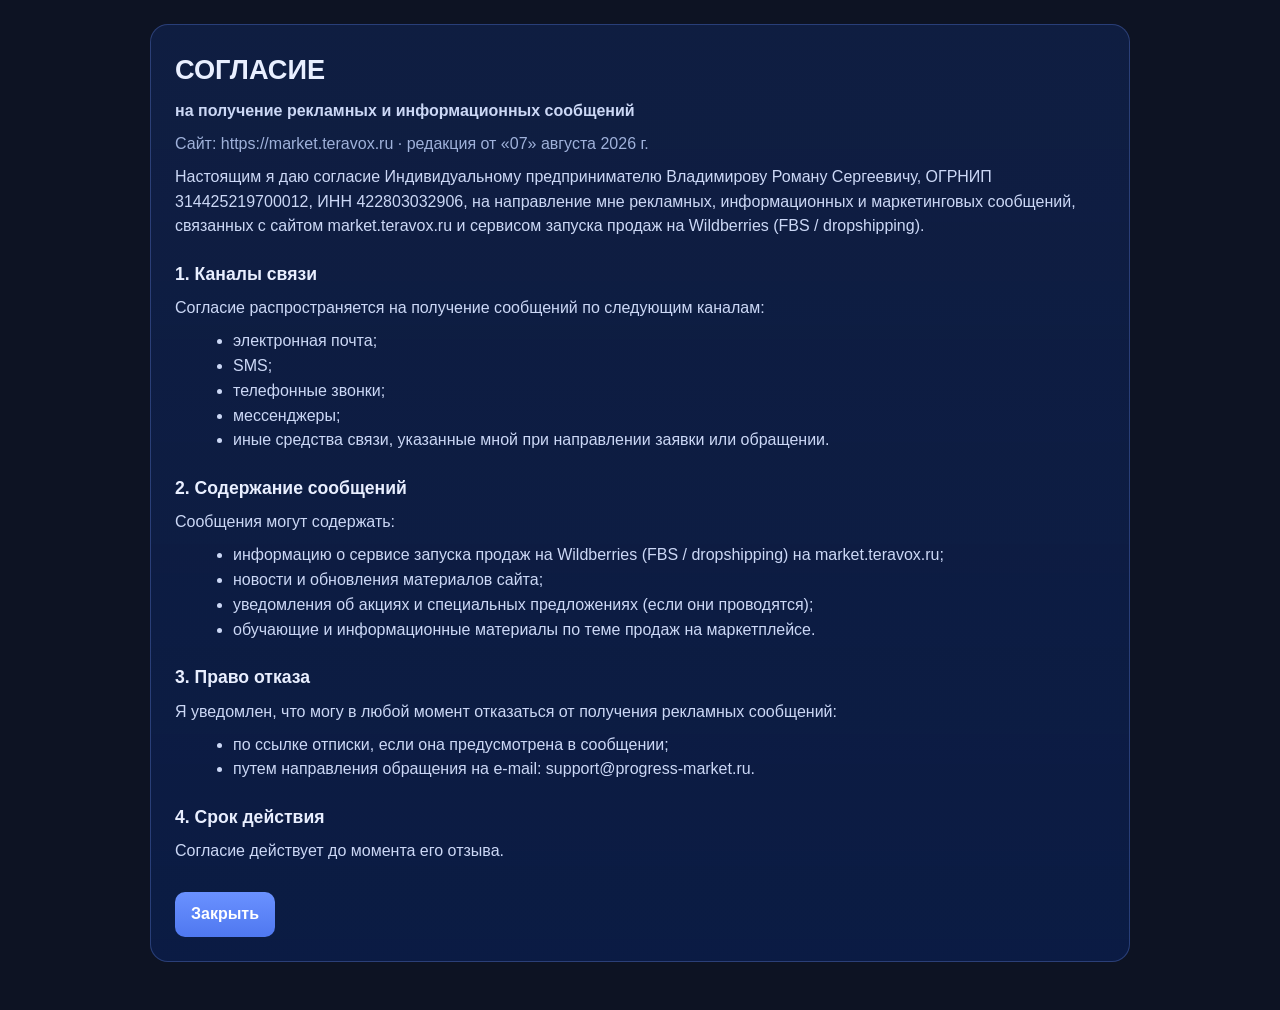
<file: marketing-consent.html>
<!doctype html>
<html lang="ru">
<head>
  <meta charset="UTF-8">
  <meta name="viewport" content="width=device-width, initial-scale=1.0">
  <title>Согласие на рекламные рассылки — market.teravox.ru</title>
  <meta name="description" content="Согласие на получение рекламных и информационных сообщений от оператора сайта market.teravox.ru.">
  <link rel="canonical" href="https://market.teravox.ru/marketing-consent.html">
  <link rel="stylesheet" href="legal.css?v=2026.08.07.01">
</head>
<body>
  <main class="wrap">
    <article class="card">
      <h1>СОГЛАСИЕ</h1>
      <p><strong>на получение рекламных и информационных сообщений</strong></p>
      <p class="muted">Сайт: https://market.teravox.ru · редакция от «07» августа 2026 г.</p>

      <p>Настоящим я даю согласие Индивидуальному предпринимателю Владимирову Роману Сергеевичу, ОГРНИП 314425219700012, ИНН 422803032906, на направление мне рекламных, информационных и маркетинговых сообщений, связанных с сайтом market.teravox.ru и сервисом запуска продаж на Wildberries (FBS / dropshipping).</p>

      <h2>1. Каналы связи</h2>
      <p>Согласие распространяется на получение сообщений по следующим каналам:</p>
      <ul>
        <li>электронная почта;</li>
        <li>SMS;</li>
        <li>телефонные звонки;</li>
        <li>мессенджеры;</li>
        <li>иные средства связи, указанные мной при направлении заявки или обращении.</li>
      </ul>

      <h2>2. Содержание сообщений</h2>
      <p>Сообщения могут содержать:</p>
      <ul>
        <li>информацию о сервисе запуска продаж на Wildberries (FBS / dropshipping) на market.teravox.ru;</li>
        <li>новости и обновления материалов сайта;</li>
        <li>уведомления об акциях и специальных предложениях (если они проводятся);</li>
        <li>обучающие и информационные материалы по теме продаж на маркетплейсе.</li>
      </ul>
      <!-- LEGAL CONTENT REVIEW NEEDED: не фиксировать тарифы/цены в маркетинговом согласии до утверждения коммерческой модели. -->

      <h2>3. Право отказа</h2>
      <p>Я уведомлен, что могу в любой момент отказаться от получения рекламных сообщений:</p>
      <ul>
        <li>по ссылке отписки, если она предусмотрена в сообщении;</li>
        <li>путем направления обращения на e-mail: support@progress-market.ru.</li>
      </ul>

      <h2>4. Срок действия</h2>
      <p>Согласие действует до момента его отзыва.</p>

      <a class="close" href="/lifeos/#cta">Закрыть</a>
    </article>
  </main>
</body>
</html>
</file>
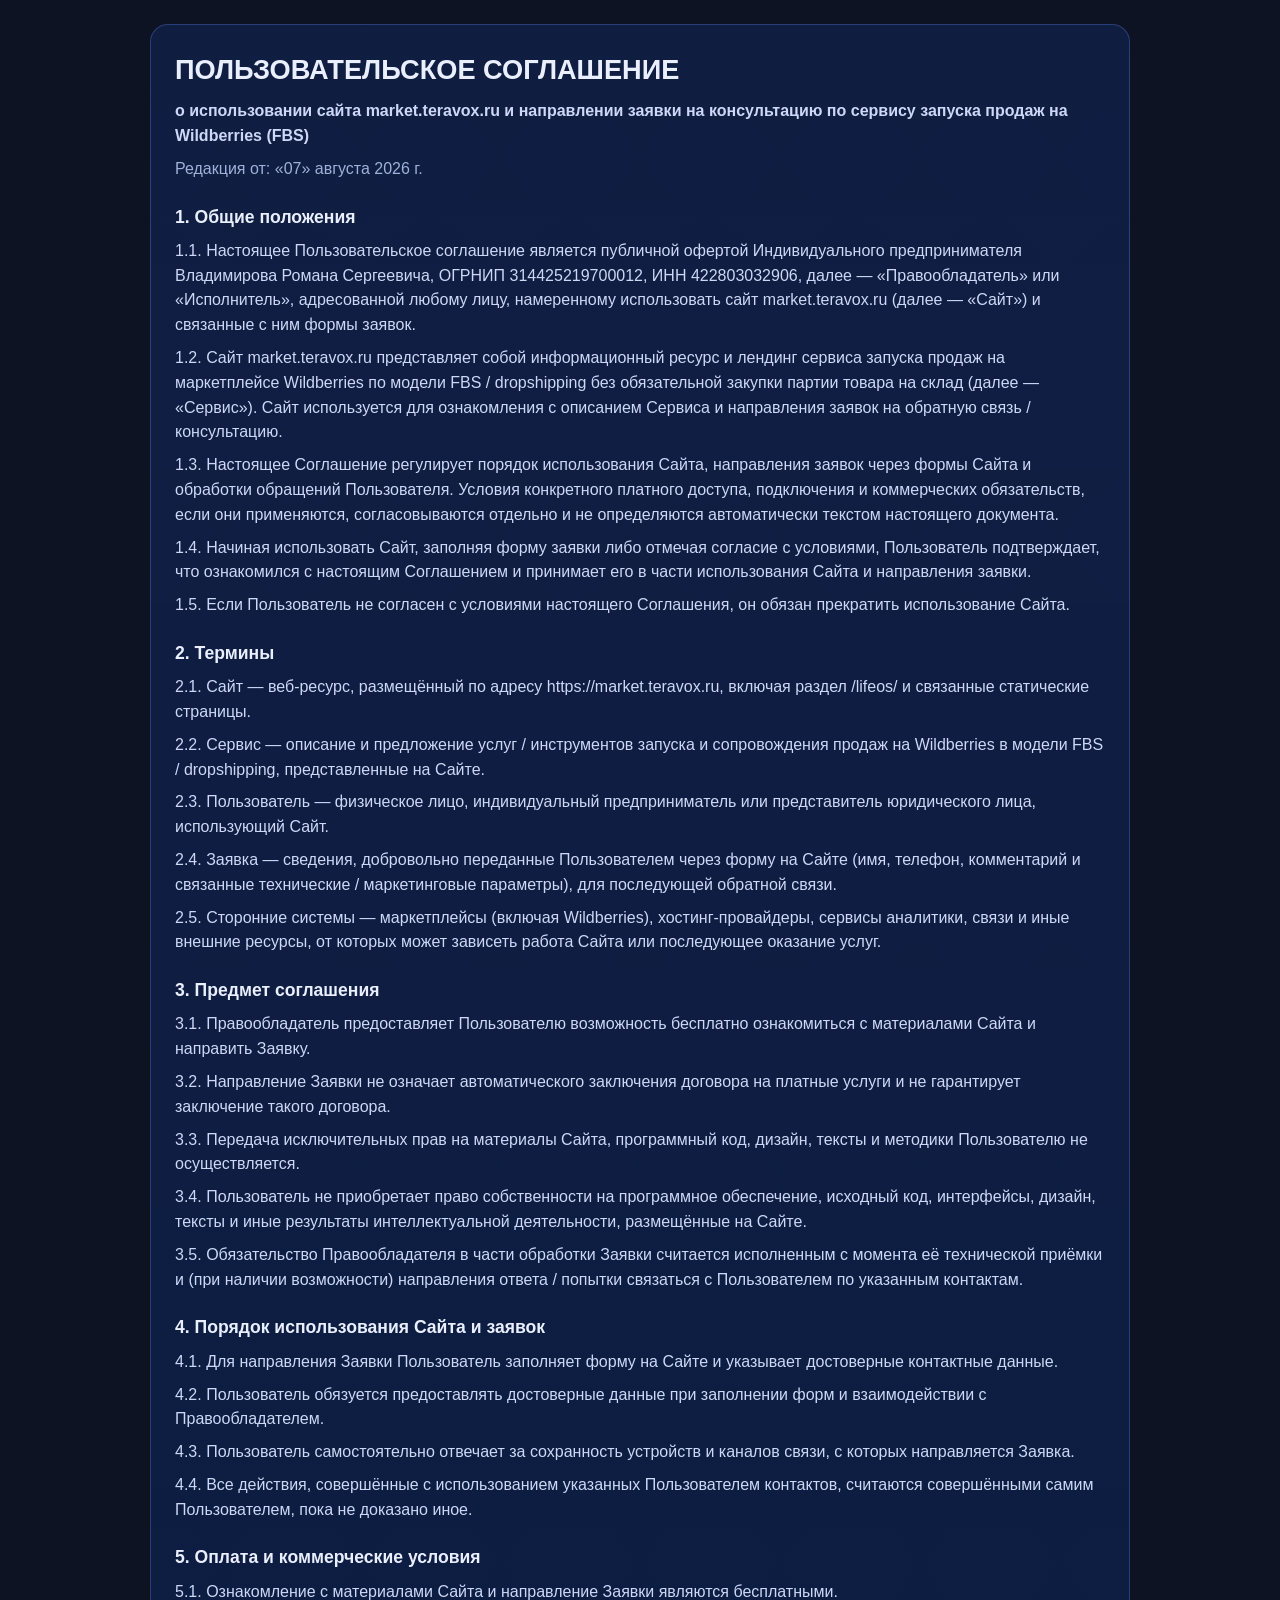
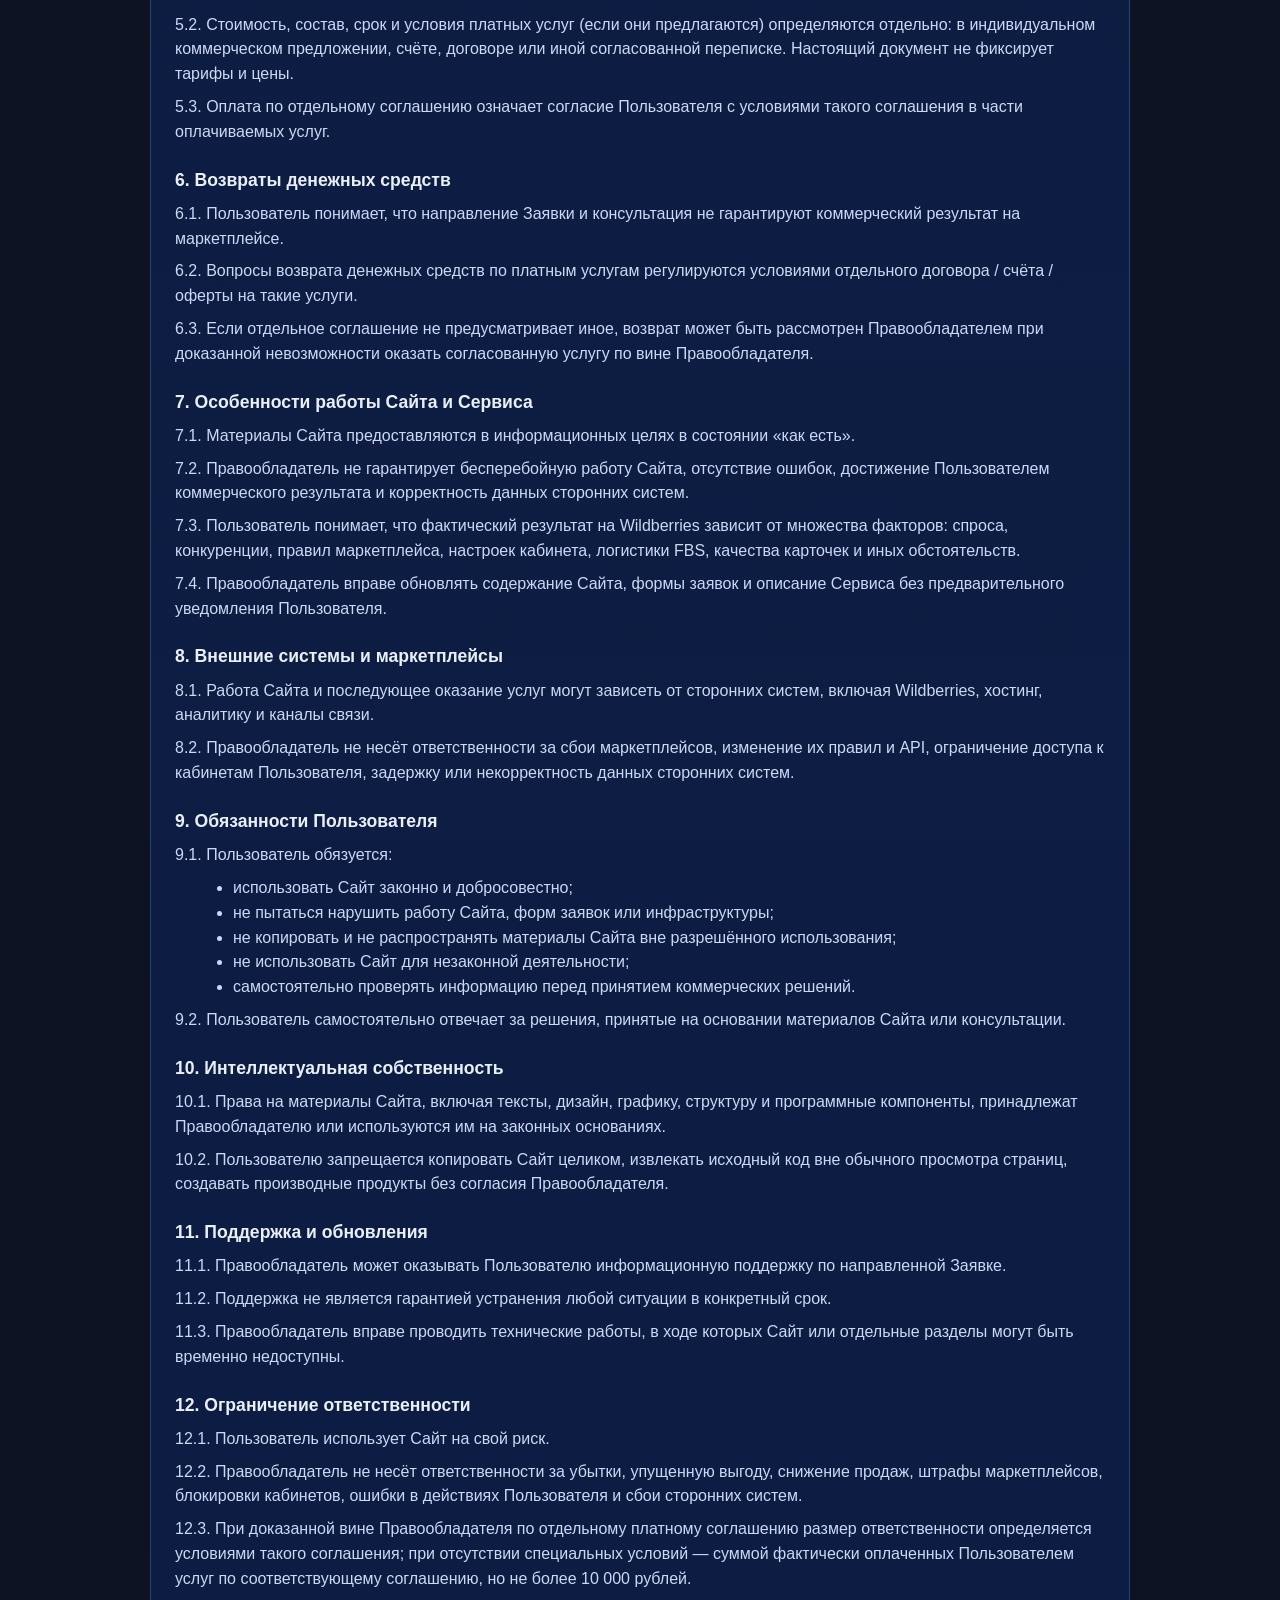
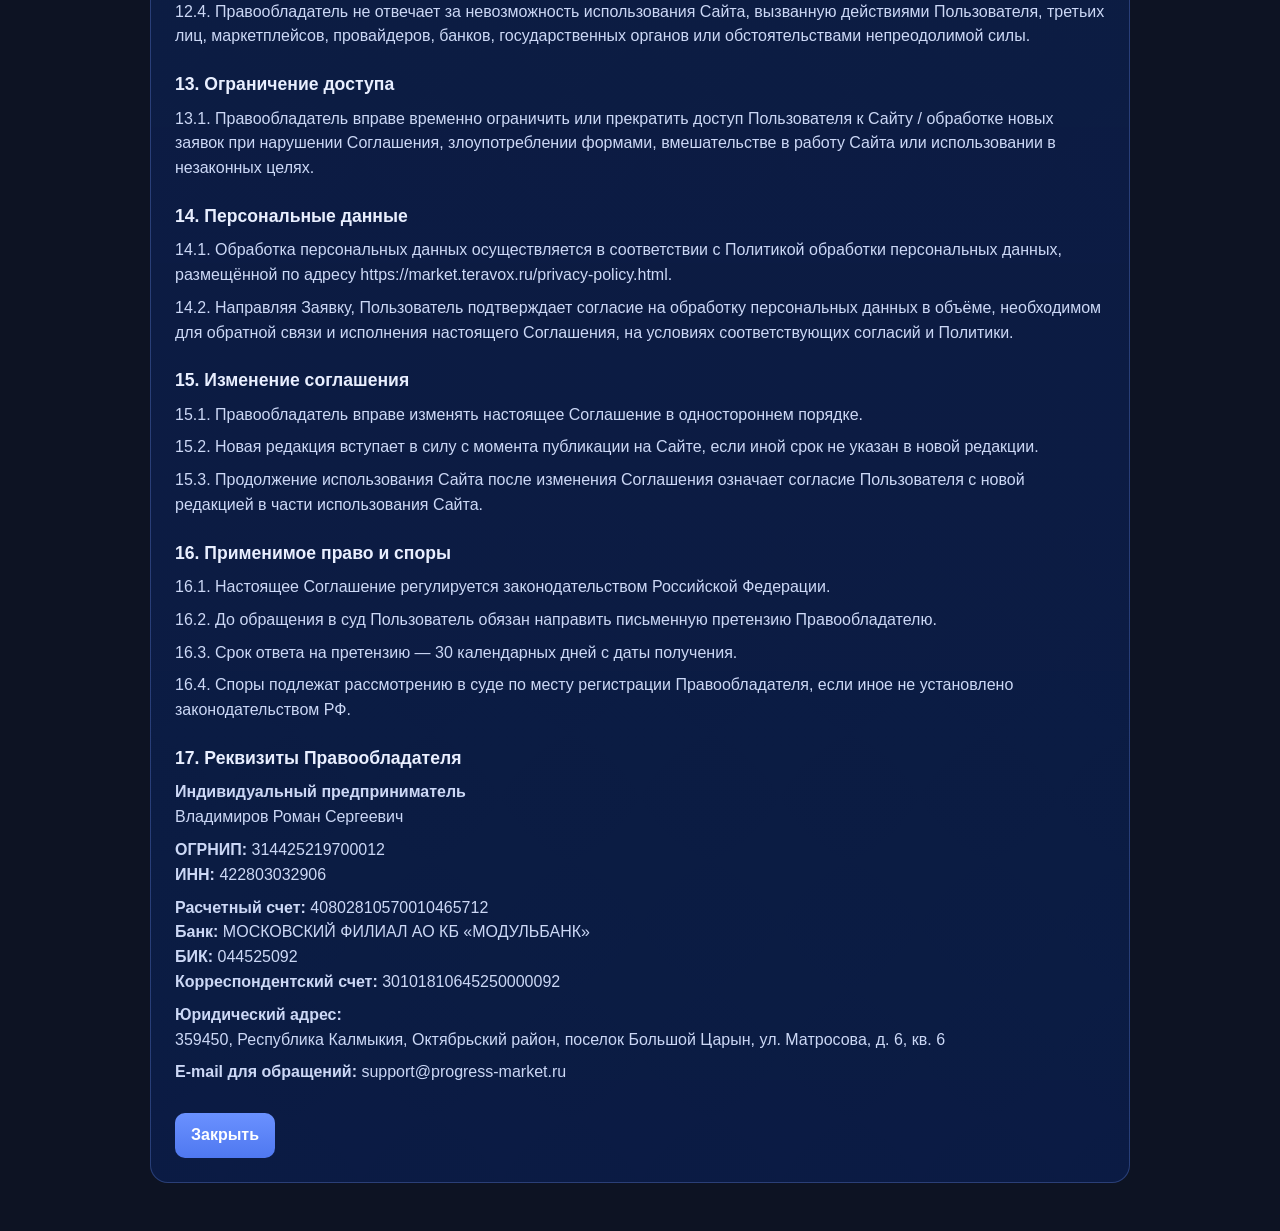
<file: offer.html>
<!doctype html>
<html lang="ru">
<head>
  <meta charset="UTF-8">
  <meta name="viewport" content="width=device-width, initial-scale=1.0">
  <title>Пользовательское соглашение — market.teravox.ru</title>
  <meta name="description" content="Пользовательское соглашение сервиса запуска продаж на Wildberries (FBS) на сайте market.teravox.ru.">
  <link rel="canonical" href="https://market.teravox.ru/offer.html">
  <link rel="stylesheet" href="legal.css?v=2026.08.07.01">
</head>
<body>
  <main class="wrap">
    <article class="card">
      <h1>ПОЛЬЗОВАТЕЛЬСКОЕ СОГЛАШЕНИЕ</h1>
      <p><strong>о использовании сайта market.teravox.ru и направлении заявки на консультацию по сервису запуска продаж на Wildberries (FBS)</strong></p>
      <p class="muted">Редакция от: «07» августа 2026 г.</p>

      <h2>1. Общие положения</h2>
      <p>1.1. Настоящее Пользовательское соглашение является публичной офертой Индивидуального предпринимателя Владимирова Романа Сергеевича, ОГРНИП 314425219700012, ИНН 422803032906, далее — «Правообладатель» или «Исполнитель», адресованной любому лицу, намеренному использовать сайт market.teravox.ru (далее — «Сайт») и связанные с ним формы заявок.</p>
      <p>1.2. Сайт market.teravox.ru представляет собой информационный ресурс и лендинг сервиса запуска продаж на маркетплейсе Wildberries по модели FBS / dropshipping без обязательной закупки партии товара на склад (далее — «Сервис»). Сайт используется для ознакомления с описанием Сервиса и направления заявок на обратную связь / консультацию.</p>
      <p>1.3. Настоящее Соглашение регулирует порядок использования Сайта, направления заявок через формы Сайта и обработки обращений Пользователя. Условия конкретного платного доступа, подключения и коммерческих обязательств, если они применяются, согласовываются отдельно и не определяются автоматически текстом настоящего документа.</p>
      <p>1.4. Начиная использовать Сайт, заполняя форму заявки либо отмечая согласие с условиями, Пользователь подтверждает, что ознакомился с настоящим Соглашением и принимает его в части использования Сайта и направления заявки.</p>
      <p>1.5. Если Пользователь не согласен с условиями настоящего Соглашения, он обязан прекратить использование Сайта.</p>

      <h2>2. Термины</h2>
      <p>2.1. Сайт — веб-ресурс, размещённый по адресу https://market.teravox.ru, включая раздел /lifeos/ и связанные статические страницы.</p>
      <p>2.2. Сервис — описание и предложение услуг / инструментов запуска и сопровождения продаж на Wildberries в модели FBS / dropshipping, представленные на Сайте.</p>
      <p>2.3. Пользователь — физическое лицо, индивидуальный предприниматель или представитель юридического лица, использующий Сайт.</p>
      <p>2.4. Заявка — сведения, добровольно переданные Пользователем через форму на Сайте (имя, телефон, комментарий и связанные технические / маркетинговые параметры), для последующей обратной связи.</p>
      <p>2.5. Сторонние системы — маркетплейсы (включая Wildberries), хостинг-провайдеры, сервисы аналитики, связи и иные внешние ресурсы, от которых может зависеть работа Сайта или последующее оказание услуг.</p>

      <h2>3. Предмет соглашения</h2>
      <p>3.1. Правообладатель предоставляет Пользователю возможность бесплатно ознакомиться с материалами Сайта и направить Заявку.</p>
      <p>3.2. Направление Заявки не означает автоматического заключения договора на платные услуги и не гарантирует заключение такого договора.</p>
      <p>3.3. Передача исключительных прав на материалы Сайта, программный код, дизайн, тексты и методики Пользователю не осуществляется.</p>
      <p>3.4. Пользователь не приобретает право собственности на программное обеспечение, исходный код, интерфейсы, дизайн, тексты и иные результаты интеллектуальной деятельности, размещённые на Сайте.</p>
      <p>3.5. Обязательство Правообладателя в части обработки Заявки считается исполненным с момента её технической приёмки и (при наличии возможности) направления ответа / попытки связаться с Пользователем по указанным контактам.</p>

      <h2>4. Порядок использования Сайта и заявок</h2>
      <p>4.1. Для направления Заявки Пользователь заполняет форму на Сайте и указывает достоверные контактные данные.</p>
      <p>4.2. Пользователь обязуется предоставлять достоверные данные при заполнении форм и взаимодействии с Правообладателем.</p>
      <p>4.3. Пользователь самостоятельно отвечает за сохранность устройств и каналов связи, с которых направляется Заявка.</p>
      <p>4.4. Все действия, совершённые с использованием указанных Пользователем контактов, считаются совершёнными самим Пользователем, пока не доказано иное.</p>

      <h2>5. Оплата и коммерческие условия</h2>
      <p>5.1. Ознакомление с материалами Сайта и направление Заявки являются бесплатными.</p>
      <p>5.2. Стоимость, состав, срок и условия платных услуг (если они предлагаются) определяются отдельно: в индивидуальном коммерческом предложении, счёте, договоре или иной согласованной переписке. Настоящий документ не фиксирует тарифы и цены.</p>
      <p>5.3. Оплата по отдельному соглашению означает согласие Пользователя с условиями такого соглашения в части оплачиваемых услуг.</p>
      <!-- LEGAL CONTENT REVIEW NEEDED: детальные правила тарифов, активации доступа и расчётных периодов требуют бизнес-решения и отдельной редакции. -->

      <h2>6. Возвраты денежных средств</h2>
      <p>6.1. Пользователь понимает, что направление Заявки и консультация не гарантируют коммерческий результат на маркетплейсе.</p>
      <p>6.2. Вопросы возврата денежных средств по платным услугам регулируются условиями отдельного договора / счёта / оферты на такие услуги.</p>
      <p>6.3. Если отдельное соглашение не предусматривает иное, возврат может быть рассмотрен Правообладателем при доказанной невозможности оказать согласованную услугу по вине Правообладателя.</p>
      <!-- LEGAL CONTENT REVIEW NEEDED: политика возвратов по платным пакетам услуг должна быть утверждена отдельно. -->

      <h2>7. Особенности работы Сайта и Сервиса</h2>
      <p>7.1. Материалы Сайта предоставляются в информационных целях в состоянии «как есть».</p>
      <p>7.2. Правообладатель не гарантирует бесперебойную работу Сайта, отсутствие ошибок, достижение Пользователем коммерческого результата и корректность данных сторонних систем.</p>
      <p>7.3. Пользователь понимает, что фактический результат на Wildberries зависит от множества факторов: спроса, конкуренции, правил маркетплейса, настроек кабинета, логистики FBS, качества карточек и иных обстоятельств.</p>
      <p>7.4. Правообладатель вправе обновлять содержание Сайта, формы заявок и описание Сервиса без предварительного уведомления Пользователя.</p>

      <h2>8. Внешние системы и маркетплейсы</h2>
      <p>8.1. Работа Сайта и последующее оказание услуг могут зависеть от сторонних систем, включая Wildberries, хостинг, аналитику и каналы связи.</p>
      <p>8.2. Правообладатель не несёт ответственности за сбои маркетплейсов, изменение их правил и API, ограничение доступа к кабинетам Пользователя, задержку или некорректность данных сторонних систем.</p>

      <h2>9. Обязанности Пользователя</h2>
      <p>9.1. Пользователь обязуется:</p>
      <ul>
        <li>использовать Сайт законно и добросовестно;</li>
        <li>не пытаться нарушить работу Сайта, форм заявок или инфраструктуры;</li>
        <li>не копировать и не распространять материалы Сайта вне разрешённого использования;</li>
        <li>не использовать Сайт для незаконной деятельности;</li>
        <li>самостоятельно проверять информацию перед принятием коммерческих решений.</li>
      </ul>
      <p>9.2. Пользователь самостоятельно отвечает за решения, принятые на основании материалов Сайта или консультации.</p>

      <h2>10. Интеллектуальная собственность</h2>
      <p>10.1. Права на материалы Сайта, включая тексты, дизайн, графику, структуру и программные компоненты, принадлежат Правообладателю или используются им на законных основаниях.</p>
      <p>10.2. Пользователю запрещается копировать Сайт целиком, извлекать исходный код вне обычного просмотра страниц, создавать производные продукты без согласия Правообладателя.</p>

      <h2>11. Поддержка и обновления</h2>
      <p>11.1. Правообладатель может оказывать Пользователю информационную поддержку по направленной Заявке.</p>
      <p>11.2. Поддержка не является гарантией устранения любой ситуации в конкретный срок.</p>
      <p>11.3. Правообладатель вправе проводить технические работы, в ходе которых Сайт или отдельные разделы могут быть временно недоступны.</p>

      <h2>12. Ограничение ответственности</h2>
      <p>12.1. Пользователь использует Сайт на свой риск.</p>
      <p>12.2. Правообладатель не несёт ответственности за убытки, упущенную выгоду, снижение продаж, штрафы маркетплейсов, блокировки кабинетов, ошибки в действиях Пользователя и сбои сторонних систем.</p>
      <p>12.3. При доказанной вине Правообладателя по отдельному платному соглашению размер ответственности определяется условиями такого соглашения; при отсутствии специальных условий — суммой фактически оплаченных Пользователем услуг по соответствующему соглашению, но не более 10 000 рублей.</p>
      <p>12.4. Правообладатель не отвечает за невозможность использования Сайта, вызванную действиями Пользователя, третьих лиц, маркетплейсов, провайдеров, банков, государственных органов или обстоятельствами непреодолимой силы.</p>

      <h2>13. Ограничение доступа</h2>
      <p>13.1. Правообладатель вправе временно ограничить или прекратить доступ Пользователя к Сайту / обработке новых заявок при нарушении Соглашения, злоупотреблении формами, вмешательстве в работу Сайта или использовании в незаконных целях.</p>

      <h2>14. Персональные данные</h2>
      <p>14.1. Обработка персональных данных осуществляется в соответствии с Политикой обработки персональных данных, размещённой по адресу https://market.teravox.ru/privacy-policy.html.</p>
      <p>14.2. Направляя Заявку, Пользователь подтверждает согласие на обработку персональных данных в объёме, необходимом для обратной связи и исполнения настоящего Соглашения, на условиях соответствующих согласий и Политики.</p>

      <h2>15. Изменение соглашения</h2>
      <p>15.1. Правообладатель вправе изменять настоящее Соглашение в одностороннем порядке.</p>
      <p>15.2. Новая редакция вступает в силу с момента публикации на Сайте, если иной срок не указан в новой редакции.</p>
      <p>15.3. Продолжение использования Сайта после изменения Соглашения означает согласие Пользователя с новой редакцией в части использования Сайта.</p>

      <h2>16. Применимое право и споры</h2>
      <p>16.1. Настоящее Соглашение регулируется законодательством Российской Федерации.</p>
      <p>16.2. До обращения в суд Пользователь обязан направить письменную претензию Правообладателю.</p>
      <p>16.3. Срок ответа на претензию — 30 календарных дней с даты получения.</p>
      <p>16.4. Споры подлежат рассмотрению в суде по месту регистрации Правообладателя, если иное не установлено законодательством РФ.</p>

      <h2>17. Реквизиты Правообладателя</h2>
      <p><strong>Индивидуальный предприниматель</strong><br>Владимиров Роман Сергеевич</p>
      <p><strong>ОГРНИП:</strong> 314425219700012<br><strong>ИНН:</strong> 422803032906</p>
      <p><strong>Расчетный счет:</strong> 40802810570010465712<br><strong>Банк:</strong> МОСКОВСКИЙ ФИЛИАЛ АО КБ «МОДУЛЬБАНК»<br><strong>БИК:</strong> 044525092<br><strong>Корреспондентский счет:</strong> 30101810645250000092</p>
      <p><strong>Юридический адрес:</strong><br>359450, Республика Калмыкия, Октябрьский район, поселок Большой Царын, ул. Матросова, д. 6, кв. 6</p>
      <p><strong>E-mail для обращений:</strong> support@progress-market.ru</p>
      <!-- LEGAL CONTENT REVIEW NEEDED: подтвердить, нужно ли отдельное контактное письмо на домене market.teravox.ru / teravox.ru. -->

      <a class="close" href="/lifeos/#cta">Закрыть</a>
    </article>
  </main>
</body>
</html>
</file>
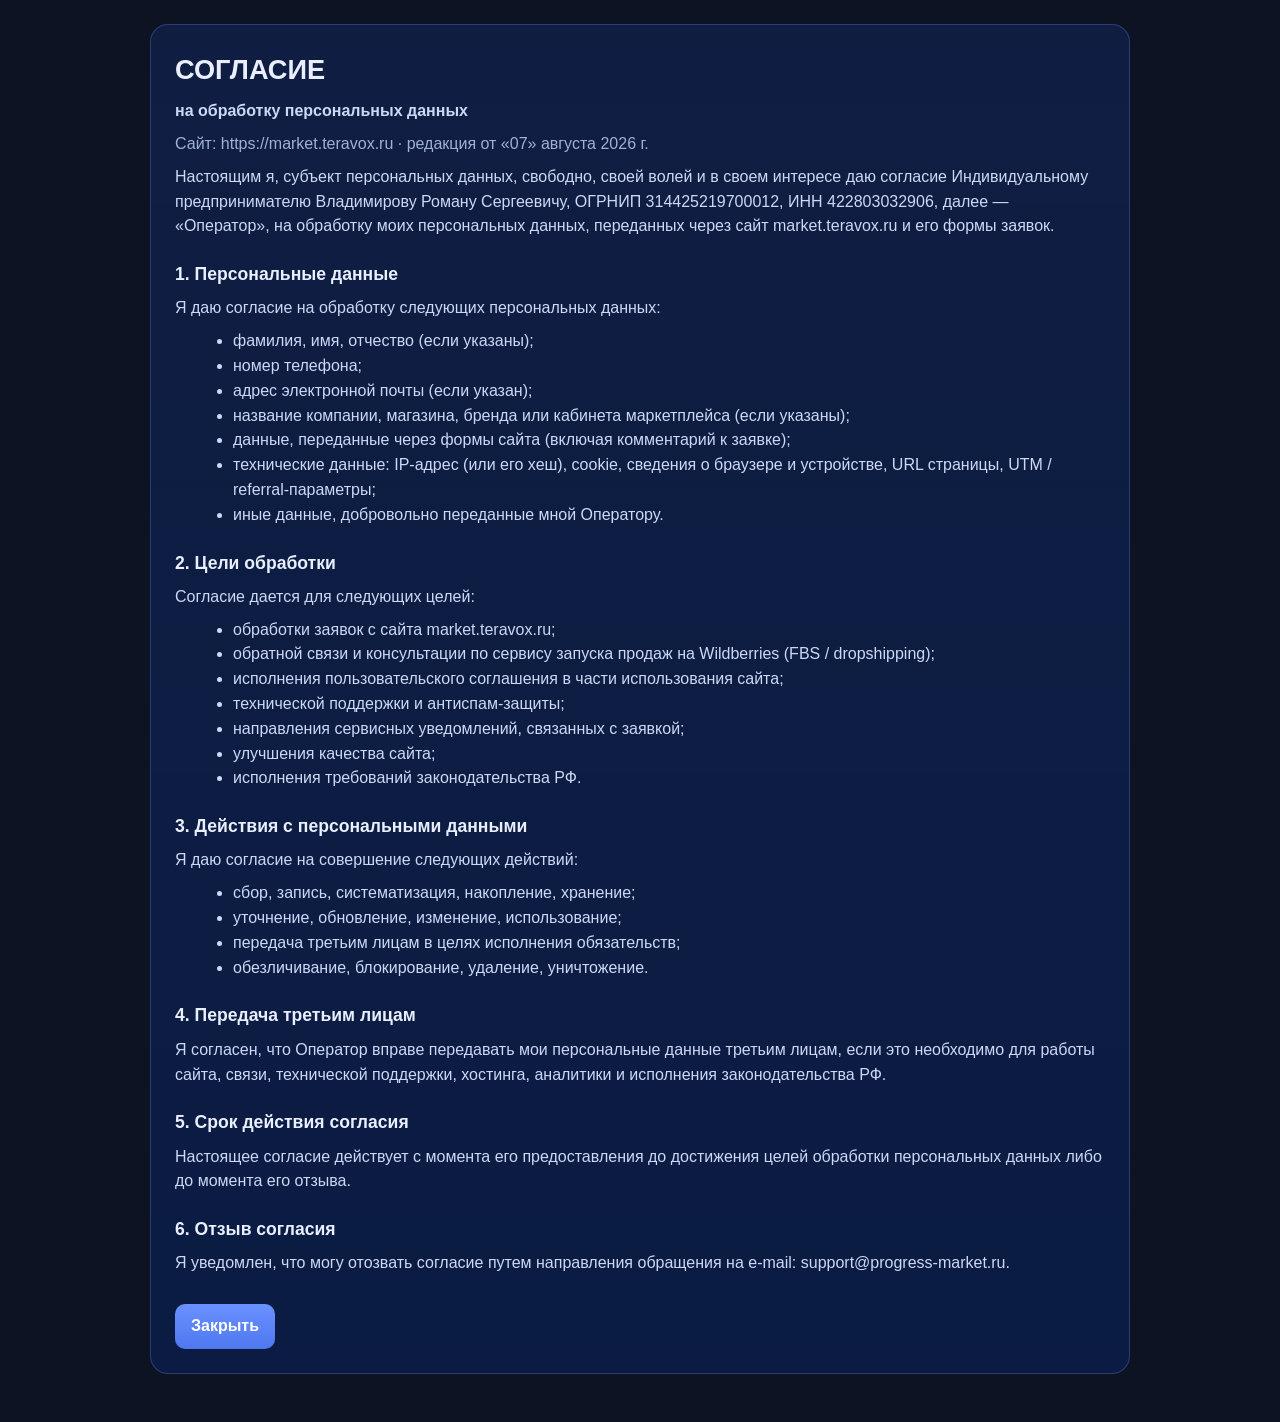
<file: personal-data-consent.html>
<!doctype html>
<html lang="ru">
<head>
  <meta charset="UTF-8">
  <meta name="viewport" content="width=device-width, initial-scale=1.0">
  <title>Согласие на обработку персональных данных — market.teravox.ru</title>
  <meta name="description" content="Согласие на обработку персональных данных при отправке заявки на сайте market.teravox.ru.">
  <link rel="canonical" href="https://market.teravox.ru/personal-data-consent.html">
  <link rel="stylesheet" href="legal.css?v=2026.08.07.01">
</head>
<body>
  <main class="wrap">
    <article class="card">
      <h1>СОГЛАСИЕ</h1>
      <p><strong>на обработку персональных данных</strong></p>
      <p class="muted">Сайт: https://market.teravox.ru · редакция от «07» августа 2026 г.</p>

      <p>Настоящим я, субъект персональных данных, свободно, своей волей и в своем интересе даю согласие Индивидуальному предпринимателю Владимирову Роману Сергеевичу, ОГРНИП 314425219700012, ИНН 422803032906, далее — «Оператор», на обработку моих персональных данных, переданных через сайт market.teravox.ru и его формы заявок.</p>

      <h2>1. Персональные данные</h2>
      <p>Я даю согласие на обработку следующих персональных данных:</p>
      <ul>
        <li>фамилия, имя, отчество (если указаны);</li>
        <li>номер телефона;</li>
        <li>адрес электронной почты (если указан);</li>
        <li>название компании, магазина, бренда или кабинета маркетплейса (если указаны);</li>
        <li>данные, переданные через формы сайта (включая комментарий к заявке);</li>
        <li>технические данные: IP-адрес (или его хеш), cookie, сведения о браузере и устройстве, URL страницы, UTM / referral-параметры;</li>
        <li>иные данные, добровольно переданные мной Оператору.</li>
      </ul>

      <h2>2. Цели обработки</h2>
      <p>Согласие дается для следующих целей:</p>
      <ul>
        <li>обработки заявок с сайта market.teravox.ru;</li>
        <li>обратной связи и консультации по сервису запуска продаж на Wildberries (FBS / dropshipping);</li>
        <li>исполнения пользовательского соглашения в части использования сайта;</li>
        <li>технической поддержки и антиспам-защиты;</li>
        <li>направления сервисных уведомлений, связанных с заявкой;</li>
        <li>улучшения качества сайта;</li>
        <li>исполнения требований законодательства РФ.</li>
      </ul>

      <h2>3. Действия с персональными данными</h2>
      <p>Я даю согласие на совершение следующих действий:</p>
      <ul>
        <li>сбор, запись, систематизация, накопление, хранение;</li>
        <li>уточнение, обновление, изменение, использование;</li>
        <li>передача третьим лицам в целях исполнения обязательств;</li>
        <li>обезличивание, блокирование, удаление, уничтожение.</li>
      </ul>

      <h2>4. Передача третьим лицам</h2>
      <p>Я согласен, что Оператор вправе передавать мои персональные данные третьим лицам, если это необходимо для работы сайта, связи, технической поддержки, хостинга, аналитики и исполнения законодательства РФ.</p>

      <h2>5. Срок действия согласия</h2>
      <p>Настоящее согласие действует с момента его предоставления до достижения целей обработки персональных данных либо до момента его отзыва.</p>

      <h2>6. Отзыв согласия</h2>
      <p>Я уведомлен, что могу отозвать согласие путем направления обращения на e-mail: support@progress-market.ru.</p>
      <!-- LEGAL CONTENT REVIEW NEEDED: подтвердить e-mail для отзыва согласия. -->

      <a class="close" href="/lifeos/#cta">Закрыть</a>
    </article>
  </main>
</body>
</html>
</file>
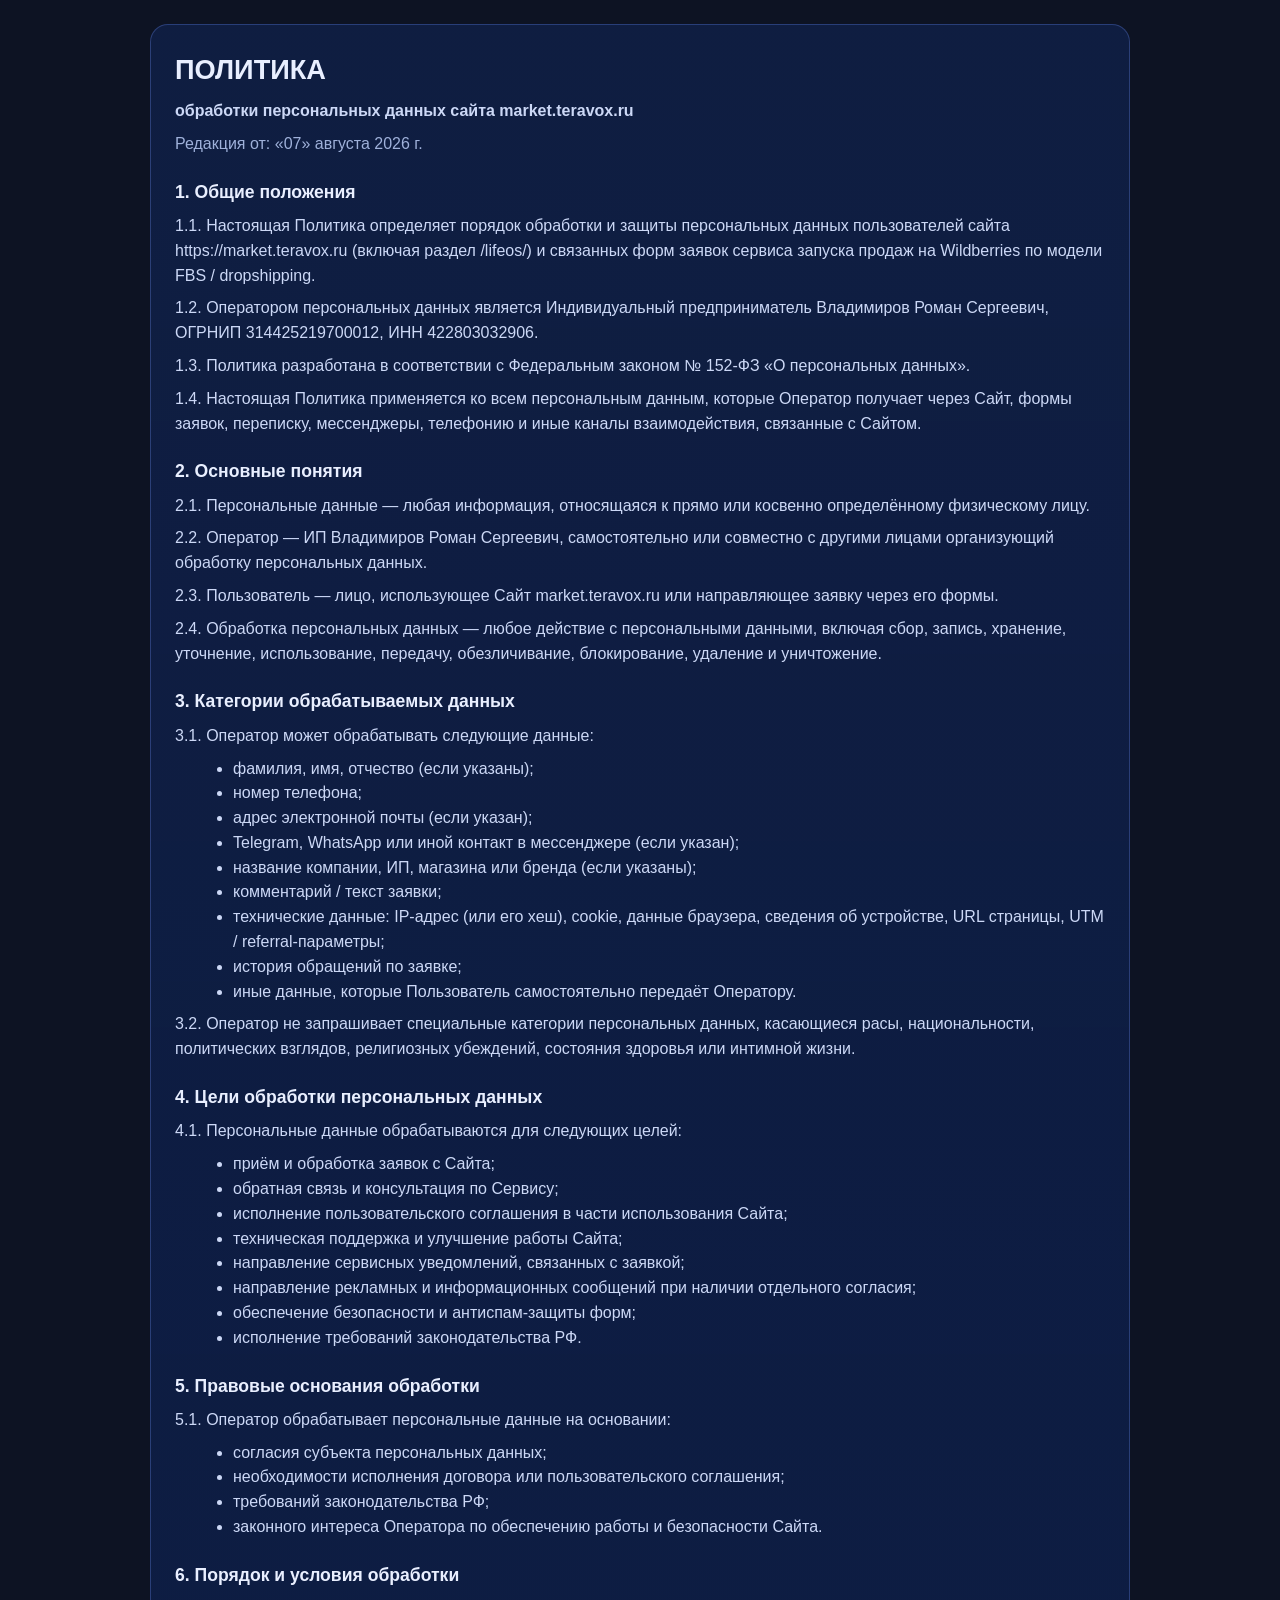
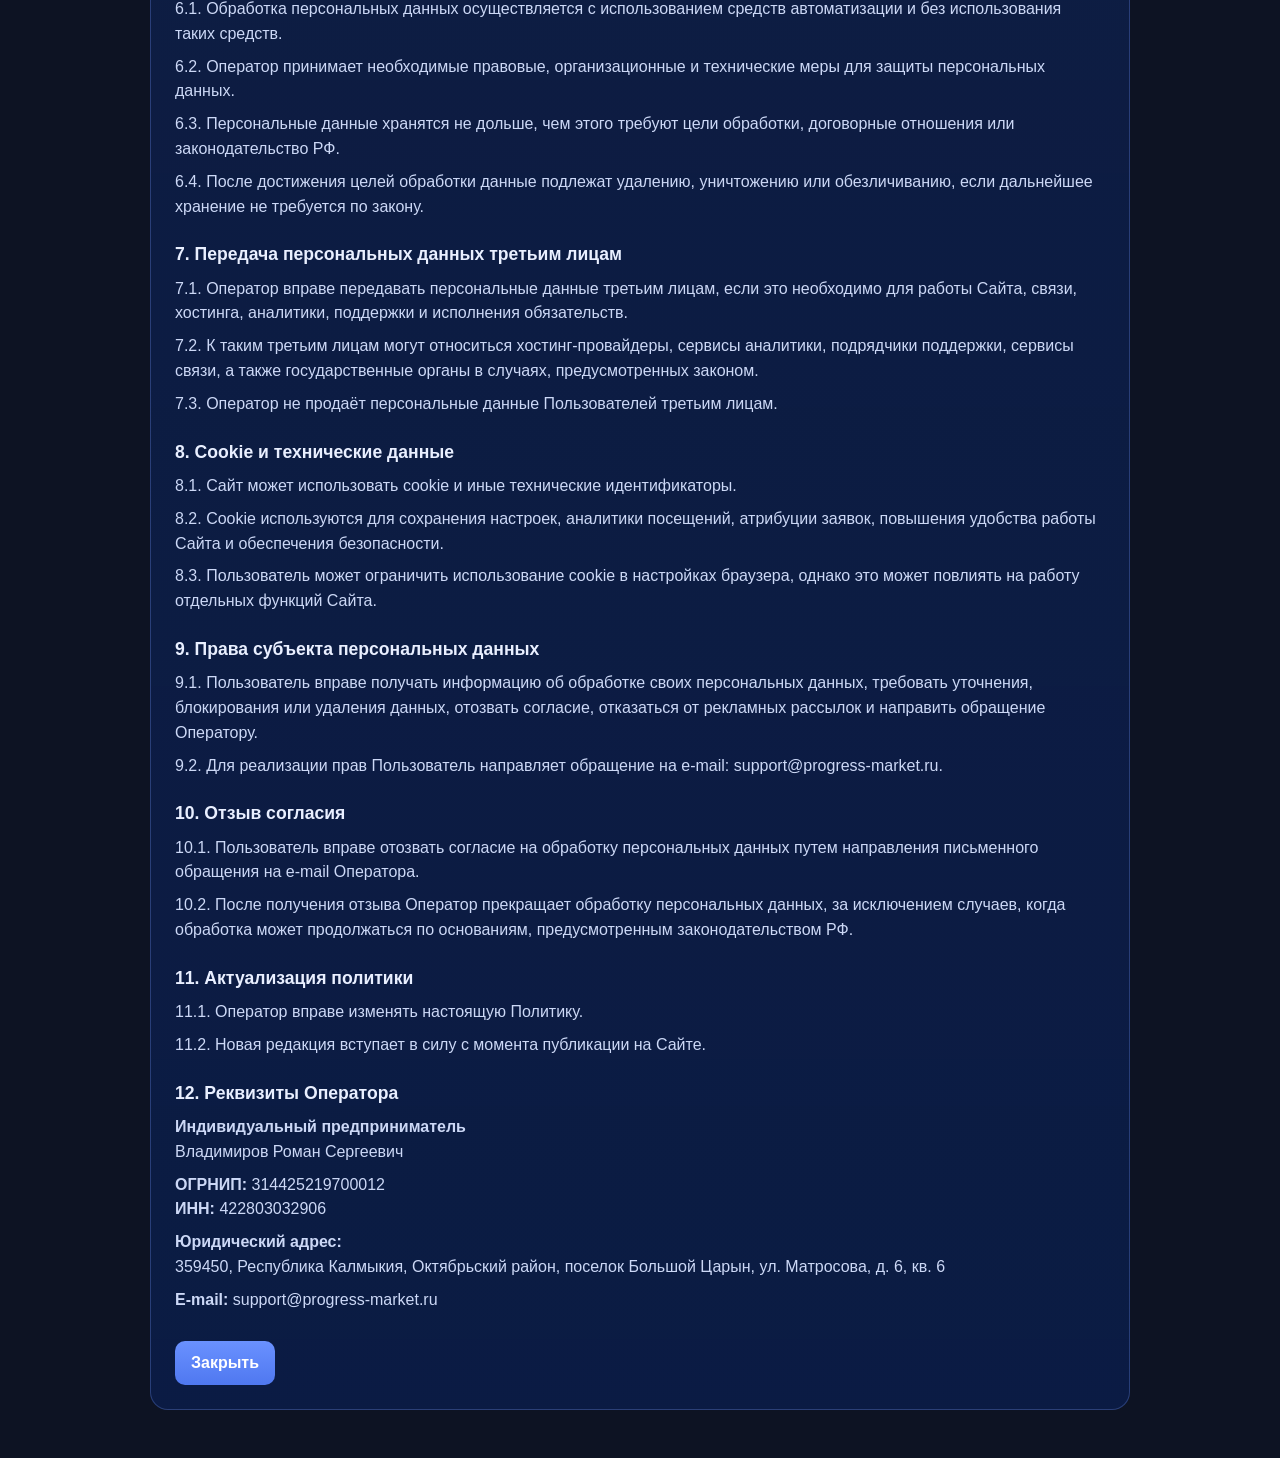
<file: privacy-policy.html>
<!doctype html>
<html lang="ru">
<head>
  <meta charset="UTF-8">
  <meta name="viewport" content="width=device-width, initial-scale=1.0">
  <title>Политика обработки персональных данных — market.teravox.ru</title>
  <meta name="description" content="Политика обработки персональных данных сайта market.teravox.ru и форм заявок сервиса запуска продаж на Wildberries (FBS).">
  <link rel="canonical" href="https://market.teravox.ru/privacy-policy.html">
  <link rel="stylesheet" href="legal.css?v=2026.08.07.01">
</head>
<body>
  <main class="wrap">
    <article class="card">
      <h1>ПОЛИТИКА</h1>
      <p><strong>обработки персональных данных сайта market.teravox.ru</strong></p>
      <p class="muted">Редакция от: «07» августа 2026 г.</p>

      <h2>1. Общие положения</h2>
      <p>1.1. Настоящая Политика определяет порядок обработки и защиты персональных данных пользователей сайта https://market.teravox.ru (включая раздел /lifeos/) и связанных форм заявок сервиса запуска продаж на Wildberries по модели FBS / dropshipping.</p>
      <p>1.2. Оператором персональных данных является Индивидуальный предприниматель Владимиров Роман Сергеевич, ОГРНИП 314425219700012, ИНН 422803032906.</p>
      <p>1.3. Политика разработана в соответствии с Федеральным законом № 152-ФЗ «О персональных данных».</p>
      <p>1.4. Настоящая Политика применяется ко всем персональным данным, которые Оператор получает через Сайт, формы заявок, переписку, мессенджеры, телефонию и иные каналы взаимодействия, связанные с Сайтом.</p>

      <h2>2. Основные понятия</h2>
      <p>2.1. Персональные данные — любая информация, относящаяся к прямо или косвенно определённому физическому лицу.</p>
      <p>2.2. Оператор — ИП Владимиров Роман Сергеевич, самостоятельно или совместно с другими лицами организующий обработку персональных данных.</p>
      <p>2.3. Пользователь — лицо, использующее Сайт market.teravox.ru или направляющее заявку через его формы.</p>
      <p>2.4. Обработка персональных данных — любое действие с персональными данными, включая сбор, запись, хранение, уточнение, использование, передачу, обезличивание, блокирование, удаление и уничтожение.</p>

      <h2>3. Категории обрабатываемых данных</h2>
      <p>3.1. Оператор может обрабатывать следующие данные:</p>
      <ul>
        <li>фамилия, имя, отчество (если указаны);</li>
        <li>номер телефона;</li>
        <li>адрес электронной почты (если указан);</li>
        <li>Telegram, WhatsApp или иной контакт в мессенджере (если указан);</li>
        <li>название компании, ИП, магазина или бренда (если указаны);</li>
        <li>комментарий / текст заявки;</li>
        <li>технические данные: IP-адрес (или его хеш), cookie, данные браузера, сведения об устройстве, URL страницы, UTM / referral-параметры;</li>
        <li>история обращений по заявке;</li>
        <li>иные данные, которые Пользователь самостоятельно передаёт Оператору.</li>
      </ul>
      <p>3.2. Оператор не запрашивает специальные категории персональных данных, касающиеся расы, национальности, политических взглядов, религиозных убеждений, состояния здоровья или интимной жизни.</p>

      <h2>4. Цели обработки персональных данных</h2>
      <p>4.1. Персональные данные обрабатываются для следующих целей:</p>
      <ul>
        <li>приём и обработка заявок с Сайта;</li>
        <li>обратная связь и консультация по Сервису;</li>
        <li>исполнение пользовательского соглашения в части использования Сайта;</li>
        <li>техническая поддержка и улучшение работы Сайта;</li>
        <li>направление сервисных уведомлений, связанных с заявкой;</li>
        <li>направление рекламных и информационных сообщений при наличии отдельного согласия;</li>
        <li>обеспечение безопасности и антиспам-защиты форм;</li>
        <li>исполнение требований законодательства РФ.</li>
      </ul>

      <h2>5. Правовые основания обработки</h2>
      <p>5.1. Оператор обрабатывает персональные данные на основании:</p>
      <ul>
        <li>согласия субъекта персональных данных;</li>
        <li>необходимости исполнения договора или пользовательского соглашения;</li>
        <li>требований законодательства РФ;</li>
        <li>законного интереса Оператора по обеспечению работы и безопасности Сайта.</li>
      </ul>

      <h2>6. Порядок и условия обработки</h2>
      <p>6.1. Обработка персональных данных осуществляется с использованием средств автоматизации и без использования таких средств.</p>
      <p>6.2. Оператор принимает необходимые правовые, организационные и технические меры для защиты персональных данных.</p>
      <p>6.3. Персональные данные хранятся не дольше, чем этого требуют цели обработки, договорные отношения или законодательство РФ.</p>
      <p>6.4. После достижения целей обработки данные подлежат удалению, уничтожению или обезличиванию, если дальнейшее хранение не требуется по закону.</p>

      <h2>7. Передача персональных данных третьим лицам</h2>
      <p>7.1. Оператор вправе передавать персональные данные третьим лицам, если это необходимо для работы Сайта, связи, хостинга, аналитики, поддержки и исполнения обязательств.</p>
      <p>7.2. К таким третьим лицам могут относиться хостинг-провайдеры, сервисы аналитики, подрядчики поддержки, сервисы связи, а также государственные органы в случаях, предусмотренных законом.</p>
      <p>7.3. Оператор не продаёт персональные данные Пользователей третьим лицам.</p>

      <h2>8. Cookie и технические данные</h2>
      <p>8.1. Сайт может использовать cookie и иные технические идентификаторы.</p>
      <p>8.2. Cookie используются для сохранения настроек, аналитики посещений, атрибуции заявок, повышения удобства работы Сайта и обеспечения безопасности.</p>
      <p>8.3. Пользователь может ограничить использование cookie в настройках браузера, однако это может повлиять на работу отдельных функций Сайта.</p>

      <h2>9. Права субъекта персональных данных</h2>
      <p>9.1. Пользователь вправе получать информацию об обработке своих персональных данных, требовать уточнения, блокирования или удаления данных, отозвать согласие, отказаться от рекламных рассылок и направить обращение Оператору.</p>
      <p>9.2. Для реализации прав Пользователь направляет обращение на e-mail: support@progress-market.ru.</p>
      <!-- LEGAL CONTENT REVIEW NEEDED: подтвердить контактный e-mail для субъектов ПДн по домену market.teravox.ru. -->

      <h2>10. Отзыв согласия</h2>
      <p>10.1. Пользователь вправе отозвать согласие на обработку персональных данных путем направления письменного обращения на e-mail Оператора.</p>
      <p>10.2. После получения отзыва Оператор прекращает обработку персональных данных, за исключением случаев, когда обработка может продолжаться по основаниям, предусмотренным законодательством РФ.</p>

      <h2>11. Актуализация политики</h2>
      <p>11.1. Оператор вправе изменять настоящую Политику.</p>
      <p>11.2. Новая редакция вступает в силу с момента публикации на Сайте.</p>

      <h2>12. Реквизиты Оператора</h2>
      <p><strong>Индивидуальный предприниматель</strong><br>Владимиров Роман Сергеевич</p>
      <p><strong>ОГРНИП:</strong> 314425219700012<br><strong>ИНН:</strong> 422803032906</p>
      <p><strong>Юридический адрес:</strong><br>359450, Республика Калмыкия, Октябрьский район, поселок Большой Царын, ул. Матросова, д. 6, кв. 6</p>
      <p><strong>E-mail:</strong> support@progress-market.ru</p>

      <a class="close" href="/lifeos/#cta">Закрыть</a>
    </article>
  </main>
</body>
</html>
</file>
<file: legal.css>
body {
  margin: 0;
  font-family: Inter, Arial, sans-serif;
  background: #0d1323;
  color: #e9efff;
}

.wrap {
  width: min(980px, 92%);
  margin: 24px auto 48px;
}

.card {
  background: linear-gradient(180deg, rgba(18, 39, 91, 0.55), rgba(11, 30, 76, 0.8));
  border: 1px solid rgba(95, 127, 219, 0.35);
  border-radius: 18px;
  padding: 24px;
  line-height: 1.55;
}

h1 {
  margin: 0 0 8px;
  font-size: 1.7rem;
}

h2 {
  margin: 22px 0 8px;
  font-size: 1.1rem;
}

p {
  margin: 8px 0;
  color: #ccd8f6;
}

ul {
  margin: 8px 0 8px 18px;
  color: #ccd8f6;
}

.muted {
  color: #9fb1da;
}

.close {
  margin-top: 20px;
  display: inline-flex;
  padding: 10px 16px;
  border-radius: 10px;
  background: linear-gradient(180deg, #6a91ff 0%, #4f78f0 100%);
  color: #fff;
  text-decoration: none;
  font-weight: 600;
}

.close:hover {
  background: linear-gradient(180deg, #7b9dff 0%, #587ef0 100%);
  transform: translateY(-1px);
}
</file>
